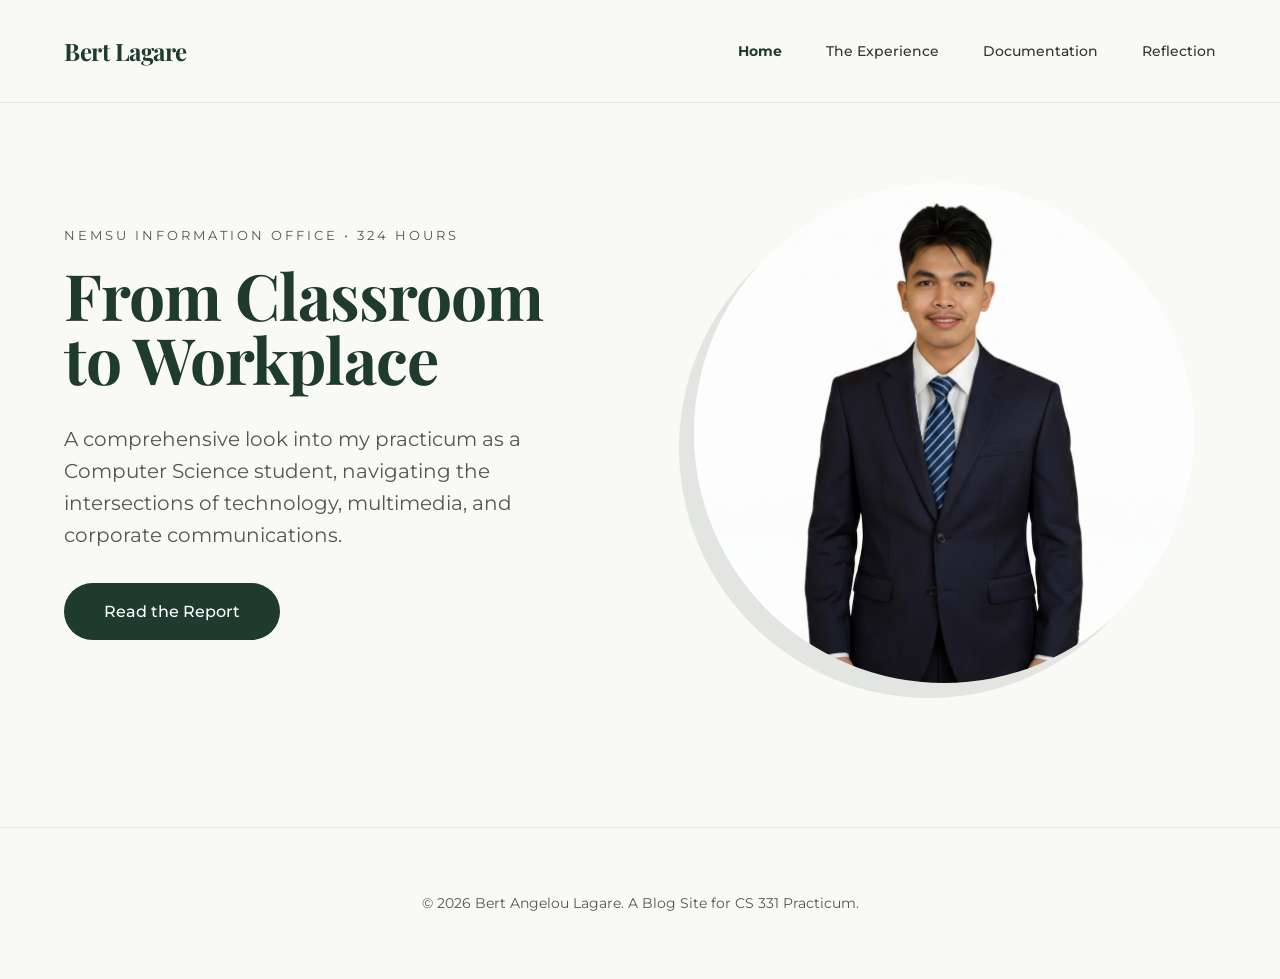
<file: index.html>
<!DOCTYPE html>
<html lang="en">
<head>
    <meta charset="UTF-8">
    <meta name="viewport" content="width=device-width, initial-scale=1.0">
    <title>My OJT Experience | Bert Lagare</title>
    <link href="https://fonts.googleapis.com/css2?family=Playfair+Display:wght@600;700&family=Montserrat:wght@400;500;700&display=swap" rel="stylesheet">
    <link rel="stylesheet" href="style.css">
</head>
<body>

    <nav>
        <a href="index.html" class="logo">Bert Lagare</a>
        <div class="nav-links">
            <a href="index.html" class="active">Home</a>
            <a href="experience.html">The Experience</a>
            <a href="gallery.html">Documentation</a>
            <a href="reflection.html">Reflection</a>
        </div>
    </nav>

    <!-- Flexbox applied to container to split text left and image right -->
    <div class="container" style="display: flex; align-items: center; justify-content: space-between; gap: 4rem; overflow: hidden;">
        
        <div class="hero-text" style="flex: 1;">
            <span class="overline">NEMSU Information Office • 324 Hours</span>
            <h1 class="designer-heading">From Classroom<br>to Workplace</h1>
            <p class="lead-text" style="margin-bottom: 2rem;">A comprehensive look into my practicum as a Computer Science student, navigating the intersections of technology, multimedia, and corporate communications.</p>
            <a href="experience.html" class="btn">Read the Report</a>
        </div>

        <div class="hero-image" style="flex: 1; display: flex; justify-content: center; position: relative;">
            <img src="profile.png" alt="Bert Lagare" style="width: 500px; height: 500px; border-radius: 50%; object-fit: cover; box-shadow: -15px 15px 0px rgba(31, 58, 46, 0.1);">
        </div>

    </div>

    <footer>
        <p>© 2026 Bert Angelou Lagare. A Blog Site for CS 331 Practicum.</p>
    </footer>

</body>
</html>
</file>
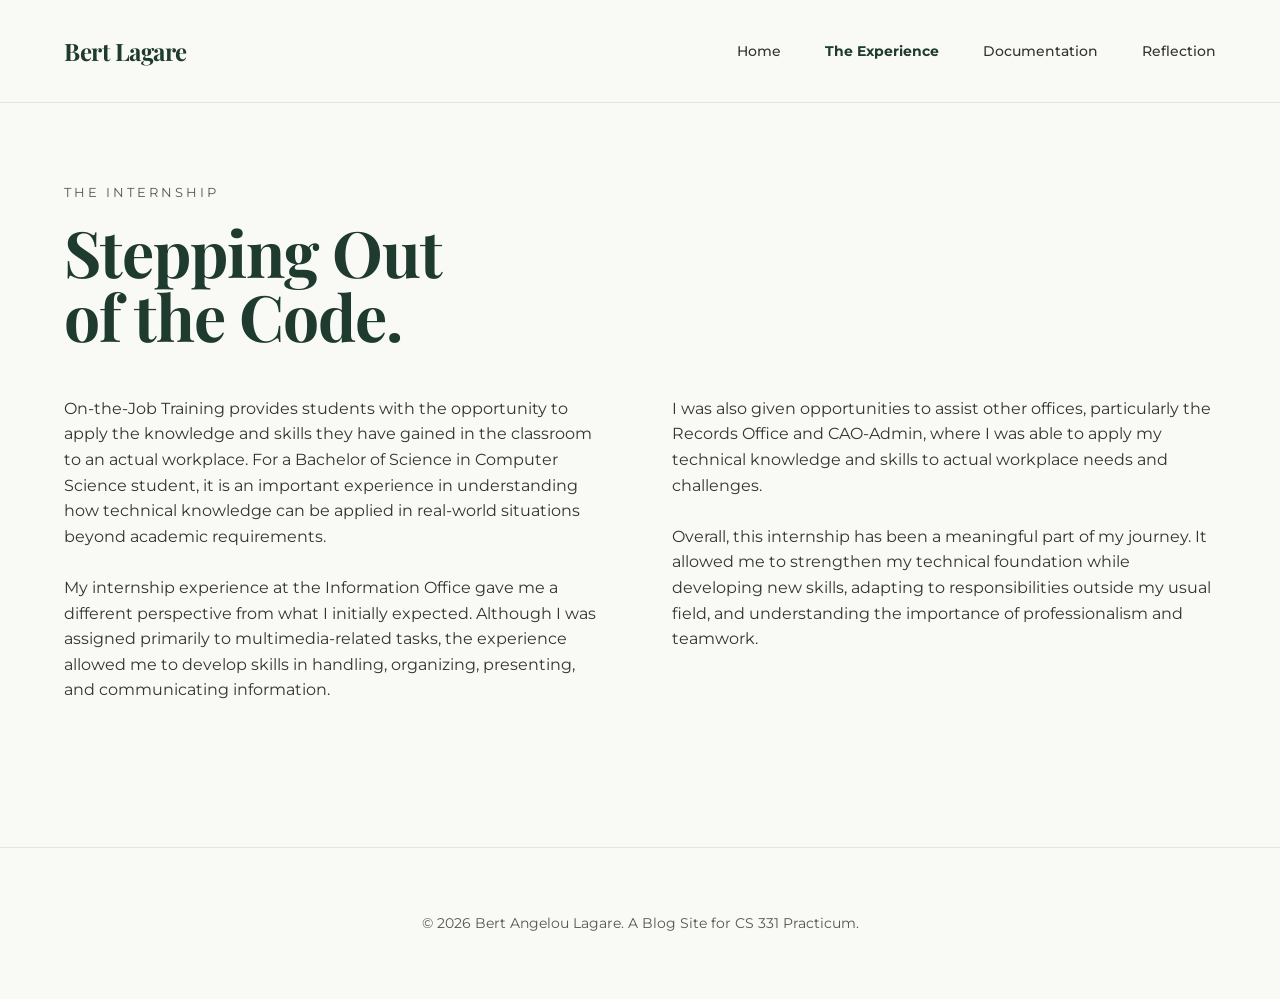
<file: experience.html>
<!DOCTYPE html>
<html lang="en">
<head>
    <meta charset="UTF-8">
    <meta name="viewport" content="width=device-width, initial-scale=1.0">
    <title>The Experience | Bert Lagare</title>
    <link href="https://fonts.googleapis.com/css2?family=Playfair+Display:wght@600;700&family=Montserrat:wght@400;500;700&display=swap" rel="stylesheet">
    <link rel="stylesheet" href="style.css">
</head>
<body>

    <nav>
        <a href="index.html" class="logo">Bert Lagare</a>
        <div class="nav-links">
            <a href="index.html">Home</a>
            <a href="experience.html" class="active">The Experience</a>
            <a href="gallery.html">Documentation</a>
            <a href="reflection.html">Reflection</a>
        </div>
    </nav>

    <div class="container">
        <span class="overline">The Internship</span>
        <h1 class="designer-heading">Stepping Out<br>of the Code.</h1>
        
        <div class="split-content">
            <div>
                <p>On-the-Job Training provides students with the opportunity to apply the knowledge and skills they have gained in the classroom to an actual workplace. For a Bachelor of Science in Computer Science student, it is an important experience in understanding how technical knowledge can be applied in real-world situations beyond academic requirements.</p>
                <br>
                <p>My internship experience at the Information Office gave me a different perspective from what I initially expected. Although I was assigned primarily to multimedia-related tasks, the experience allowed me to develop skills in handling, organizing, presenting, and communicating information.</p>
            </div>
            <div>
                <p>I was also given opportunities to assist other offices, particularly the Records Office and CAO-Admin, where I was able to apply my technical knowledge and skills to actual workplace needs and challenges.</p>
                <br>
                <p>Overall, this internship has been a meaningful part of my journey. It allowed me to strengthen my technical foundation while developing new skills, adapting to responsibilities outside my usual field, and understanding the importance of professionalism and teamwork.</p>
            </div>
        </div>
    </div>

    <footer>
        <p>© 2026 Bert Angelou Lagare. A Blog Site for CS 331 Practicum.</p>
    </footer>

</body>
</html>
</file>
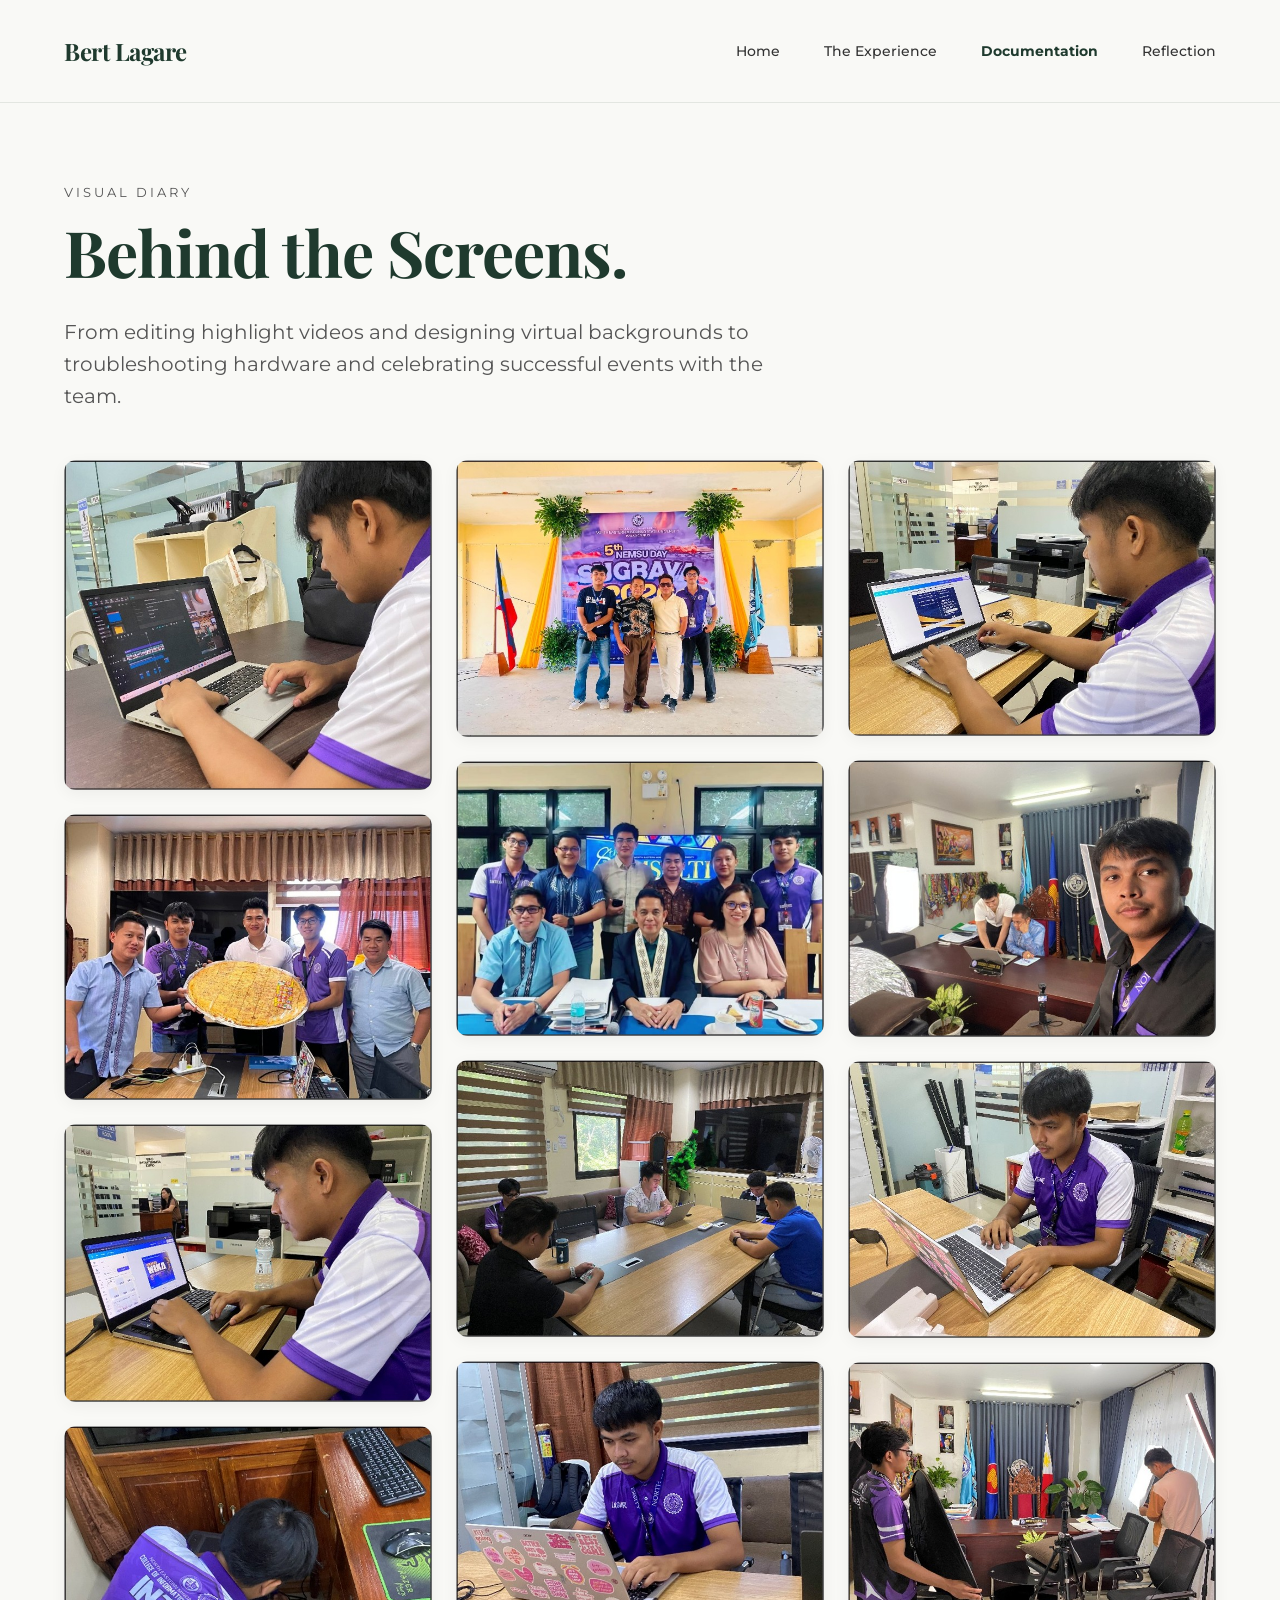
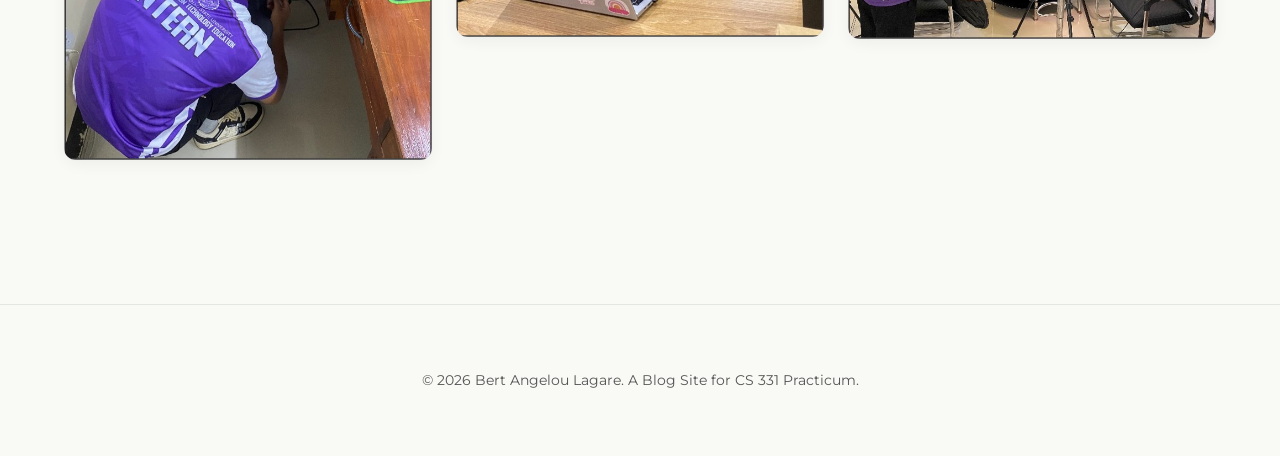
<file: gallery.html>
<!DOCTYPE html>
<html lang="en">
<head>
    <meta charset="UTF-8">
    <meta name="viewport" content="width=device-width, initial-scale=1.0">
    <title>Documentation | Bert Lagare</title>
    <link href="https://fonts.googleapis.com/css2?family=Playfair+Display:wght@600;700&family=Montserrat:wght@400;500;700&display=swap" rel="stylesheet">
    <link rel="stylesheet" href="style.css">
</head>
<body>

    <nav>
        <a href="index.html" class="logo">Bert Lagare</a>
        <div class="nav-links">
            <a href="index.html">Home</a>
            <a href="experience.html">The Experience</a>
            <a href="gallery.html" class="active">Documentation</a>
            <a href="reflection.html">Reflection</a>
        </div>
    </nav>

    <div class="container">
        <span class="overline">Visual Diary</span>
        <h1 class="designer-heading">Behind the Screens.</h1>
        <p class="lead-text">From editing highlight videos and designing virtual backgrounds to troubleshooting hardware and celebrating successful events with the team.</p>

        <!-- Replace the src attributes with your actual uploaded image filenames -->
        <div class="masonry-grid">
            <div class="masonry-item">
                <img src="doc1.jpg" alt="Video Editing">
                <div class="caption">Editing the highlight video of the welcoming of Commissioner Ricmar P. Aquino</div>
            </div>
            <div class="masonry-item">
                <img src="doc2.jpg" alt="Team Pizza">
                <div class="caption">Sir Burlat welcoming the interns with pizza</div>
            </div>
            <div class="masonry-item">
                <img src="doc3.jpg" alt="Graphic Design">
                <div class="caption">Designing Buwan ng Wika public materials</div>
            </div>
            <div class="masonry-item">
                <img src="doc4.jpg" alt="Hardware Setup">
                <div class="caption">Setting up computer units and printers for CAO</div>
            </div>
            <div class="masonry-item">
                <img src="doc5.jpg" alt="NEMSU Day">
                <div class="caption">Documenting the 5th NEMSU Day: SUGBAYA 2026</div>
            </div>
            <div class="masonry-item">
                <img src="doc6.jpg" alt="NEMSULTI">
                <div class="caption">Documenting the 8th NEMSULTI at NEMSU - Lianga Campus</div>
            </div>
            <div class="masonry-item">
                <img src="doc7.jpg" alt="Website Meeting">
                <div class="caption">Attending the NEMSU website redevelopment huddle</div>
            </div>
            <div class="masonry-item">
                <img src="doc8.jpg" alt="OS Designing">
                <div class="caption">Designed an organizational structure (OS) for the CAO-Admin/VPSSI</div>
            </div>
            <div class="masonry-item">
                <img src="doc9.jpg" alt="Program Designing">
                <div class="caption">Designed a program for the Flag Raising Ceremony sponsored by Information Office</div>
            </div>
            <div class="masonry-item">
                <img src="doc10.jpg" alt="Video Shooting">
                <div class="caption">Filmed the Dr. Nemesio G. Loayon for his class opening message</div>
            </div>
            <div class="masonry-item">
                <img src="doc11.jpg" alt="OS Design 2">
                <div class="caption">Designed an organizational structure (OS) for the Information Office</div>
            </div>
            <div class="masonry-item">
                <img src="doc12.jpg" alt="Video Shooting 2">
                <div class="caption">Filmed Dr. Nemesio G. Loayon for his AACUP Survey Visits message</div>
            </div>
        </div>
    </div>

    <footer>
        <p>© 2026 Bert Angelou Lagare. A Blog Site for CS 331 Practicum.</p>
    </footer>

</body>
</html>
</file>
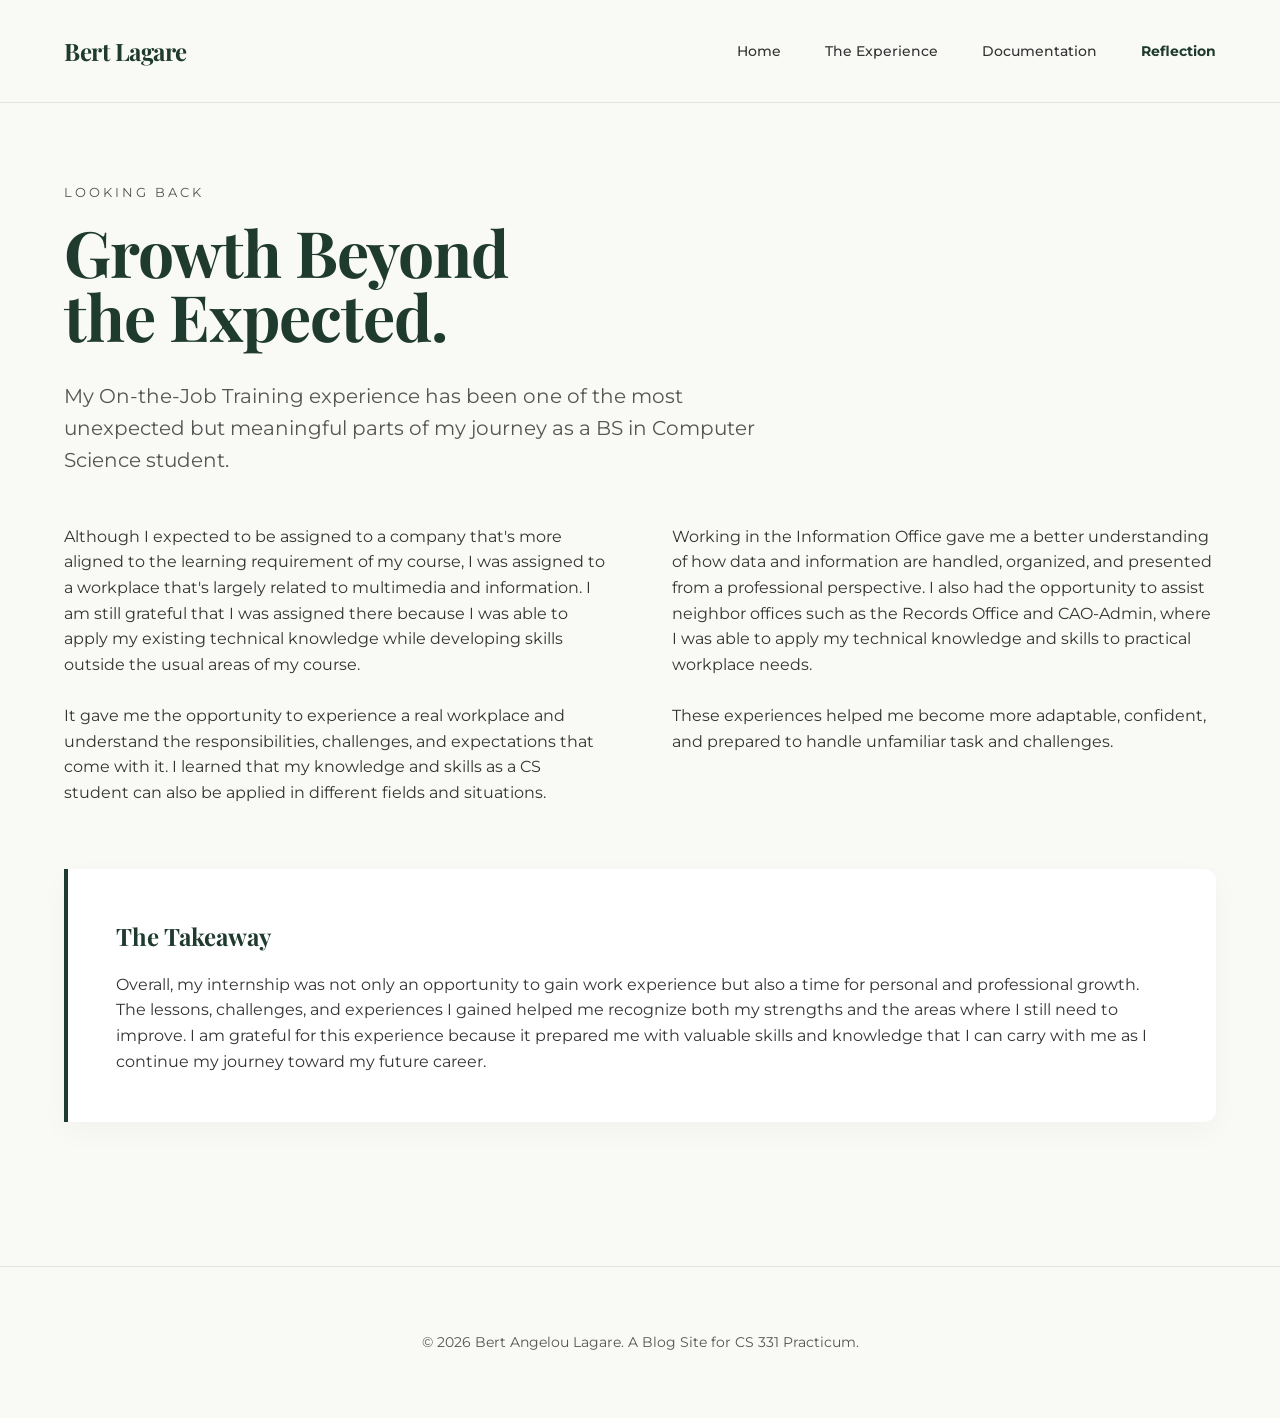
<file: reflection.html>
<!DOCTYPE html>
<html lang="en">
<head>
    <meta charset="UTF-8">
    <meta name="viewport" content="width=device-width, initial-scale=1.0">
    <title>Reflection | Bert Lagare</title>
    <link href="https://fonts.googleapis.com/css2?family=Playfair+Display:wght@600;700&family=Montserrat:wght@400;500;700&display=swap" rel="stylesheet">
    <link rel="stylesheet" href="style.css">
</head>
<body>

    <nav>
        <a href="index.html" class="logo">Bert Lagare</a>
        <div class="nav-links">
            <a href="index.html">Home</a>
            <a href="experience.html">The Experience</a>
            <a href="gallery.html">Documentation</a>
            <a href="reflection.html" class="active">Reflection</a>
        </div>
    </nav>

    <div class="container">
        <span class="overline">Looking Back</span>
        <h1 class="designer-heading">Growth Beyond<br>the Expected.</h1>
        <p class="lead-text">My On-the-Job Training experience has been one of the most unexpected but meaningful parts of my journey as a BS in Computer Science student.</p>
        
        <div class="split-content">
            <div>
                <p>Although I expected to be assigned to a company that's more aligned to the learning requirement of my course, I was assigned to a workplace that's largely related to multimedia and information. I am still grateful that I was assigned there because I was able to apply my existing technical knowledge while developing skills outside the usual areas of my course.</p>
                <br>
                <p>It gave me the opportunity to experience a real workplace and understand the responsibilities, challenges, and expectations that come with it. I learned that my knowledge and skills as a CS student can also be applied in different fields and situations.</p>
            </div>
            <div>
                <p>Working in the Information Office gave me a better understanding of how data and information are handled, organized, and presented from a professional perspective. I also had the opportunity to assist neighbor offices such as the Records Office and CAO-Admin, where I was able to apply my technical knowledge and skills to practical workplace needs.</p>
                <br>
                <p>These experiences helped me become more adaptable, confident, and prepared to handle unfamiliar task and challenges.</p>
            </div>
        </div>

        <!-- Featured concluding thought -->
        <div style="margin-top: 4rem; padding: 3rem; background-color: white; border-left: 4px solid var(--primary-green); border-radius: 0 12px 12px 0; box-shadow: 0 10px 30px rgba(0,0,0,0.03);">
            <h3 style="margin-bottom: 1rem; font-size: 1.5rem;">The Takeaway</h3>
            <p>Overall, my internship was not only an opportunity to gain work experience but also a time for personal and professional growth. The lessons, challenges, and experiences I gained helped me recognize both my strengths and the areas where I still need to improve. I am grateful for this experience because it prepared me with valuable skills and knowledge that I can carry with me as I continue my journey toward my future career.</p>
        </div>
    </div>

    <footer>
        <p>© 2026 Bert Angelou Lagare. A Blog Site for CS 331 Practicum.</p>
    </footer>

</body>
</html>
</file>
<file: style.css>
:root {
    --bg-cream: #F9F9F6;
    --primary-green: #1F3A2E;
    --text-dark: #333333;
    --text-gray: #555555;
    --font-serif: 'Playfair Display', serif;
    --font-sans: 'Montserrat', sans-serif;
}

/* Global Reset & Typography */
* { margin: 0; padding: 0; box-sizing: border-box; }
body {
    background-color: var(--bg-cream);
    color: var(--text-dark);
    font-family: var(--font-sans);
    line-height: 1.6;
    overflow-x: hidden; /* Ensures no side clipping or horizontal scroll */
    width: 100%;
}

h1, h2, h3, h4 { font-family: var(--font-serif); color: var(--primary-green); }

/* Navigation */
nav {
    display: flex;
    justify-content: space-between;
    align-items: center;
    padding: 2rem 5%;
    background-color: var(--bg-cream);
    position: sticky;
    top: 0;
    z-index: 1000;
    border-bottom: 1px solid rgba(31, 58, 46, 0.1);
}

.logo {
    font-family: var(--font-serif);
    font-size: 1.5rem;
    font-weight: 700;
    color: var(--primary-green);
    text-decoration: none;
    letter-spacing: -0.5px;
}

.nav-links a {
    text-decoration: none;
    color: var(--text-dark);
    margin-left: 2.5rem;
    font-size: 0.9rem;
    font-weight: 500;
    transition: color 0.3s ease;
}

.nav-links a:hover, .nav-links a.active {
    color: var(--primary-green);
    font-weight: 700;
}

/* UI Components */
.btn {
    display: inline-block;
    background-color: var(--primary-green);
    color: white;
    padding: 1rem 2.5rem;
    border-radius: 50px;
    text-decoration: none;
    font-weight: 500;
    transition: transform 0.3s ease, box-shadow 0.3s ease;
}

.btn:hover {
    transform: translateY(-3px);
    box-shadow: 0 10px 20px rgba(31, 58, 46, 0.2);
}

/* Page Layouts */
.container {
    padding: 5rem 5%;
    max-width: 1400px;
    margin: 0 auto;
    animation: fadeIn 1s ease-out forwards;
}

@keyframes fadeIn {
    from { opacity: 0; transform: translateY(20px); }
    to { opacity: 1; transform: translateY(0); }
}

/* Typography Elements for Graphic Design Feel */
.designer-heading {
    font-size: clamp(3rem, 5vw, 6rem);
    line-height: 1;
    margin-bottom: 2rem;
    letter-spacing: -1px;
}

.overline {
    text-transform: uppercase;
    letter-spacing: 3px;
    font-size: 0.8rem;
    color: var(--text-gray);
    margin-bottom: 1rem;
    display: block;
}

.lead-text {
    font-size: 1.25rem;
    color: var(--text-gray);
    max-width: 700px;
    margin-bottom: 3rem;
}

/* Documentation / Masonry Grid */
.masonry-grid {
    column-count: 3;
    column-gap: 1.5rem;
    margin-top: 3rem;
}

.masonry-item {
    break-inside: avoid;
    margin-bottom: 1.5rem;
    border-radius: 12px;
    overflow: hidden;
    position: relative;
    box-shadow: 0 4px 15px rgba(0,0,0,0.05);
    transition: transform 0.4s ease;
}

.masonry-item img {
    width: 100%;
    height: auto;
    display: block;
    transition: transform 0.5s ease;
}

.masonry-item:hover {
    transform: scale(1.02);
}

.masonry-item:hover img {
    transform: scale(1.05);
}

.caption {
    position: absolute;
    bottom: 0;
    left: 0;
    right: 0;
    background: linear-gradient(transparent, rgba(31, 58, 46, 0.9));
    color: white;
    padding: 1.5rem 1rem 1rem;
    font-size: 0.85rem;
    opacity: 0;
    transition: opacity 0.3s ease;
}

.masonry-item:hover .caption {
    opacity: 1;
}

/* Two-Column Text Layout (for reading pages) */
.split-content {
    display: grid;
    grid-template-columns: 1fr 1fr;
    gap: 4rem;
    margin-top: 3rem;
}

footer {
    text-align: center;
    padding: 4rem 10%;
    color: var(--text-gray);
    font-size: 0.9rem;
    border-top: 1px solid rgba(31, 58, 46, 0.1);
    margin-top: 4rem;
}

@media (max-width: 768px) {
    /* Stack side-by-side containers vertically */

    .masonry-grid {
        column-count: 1 !important;
    }
    
    .container {
        padding: 3rem 5%;
    }
    
    div[style*="display: flex"] {
        flex-direction: column !important;
        text-align: center;
        gap: 2rem !important;
    }

    /* Scale down giant desktop headings for mobile screens */
    .designer-heading {
        font-size: 2.5rem !important;
    }

    /* Shrink the portrait image to fit mobile viewports cleanly */
    .hero-image img, 
    div[style*="flex: 1"] img {
        width: 260px !important;
        height: 260px !important;
    }

    /* Collapse multi-column text layouts into a single stack */
    .split-content {
        grid-template-columns: 1fr !important;
        gap: 2rem !important;
    }

    /* Wrap navigation elements neatly */
    nav {
        flex-direction: column;
        gap: 1rem;
        padding: 1.5rem 5%;
    }

    .nav-links {
        display: flex;
        flex-wrap: wrap;
        justify-content: center;
    }

    .nav-links a {
        margin: 0.25rem 0.75rem;
        font-size: 0.85rem;
    }
}
</file>
